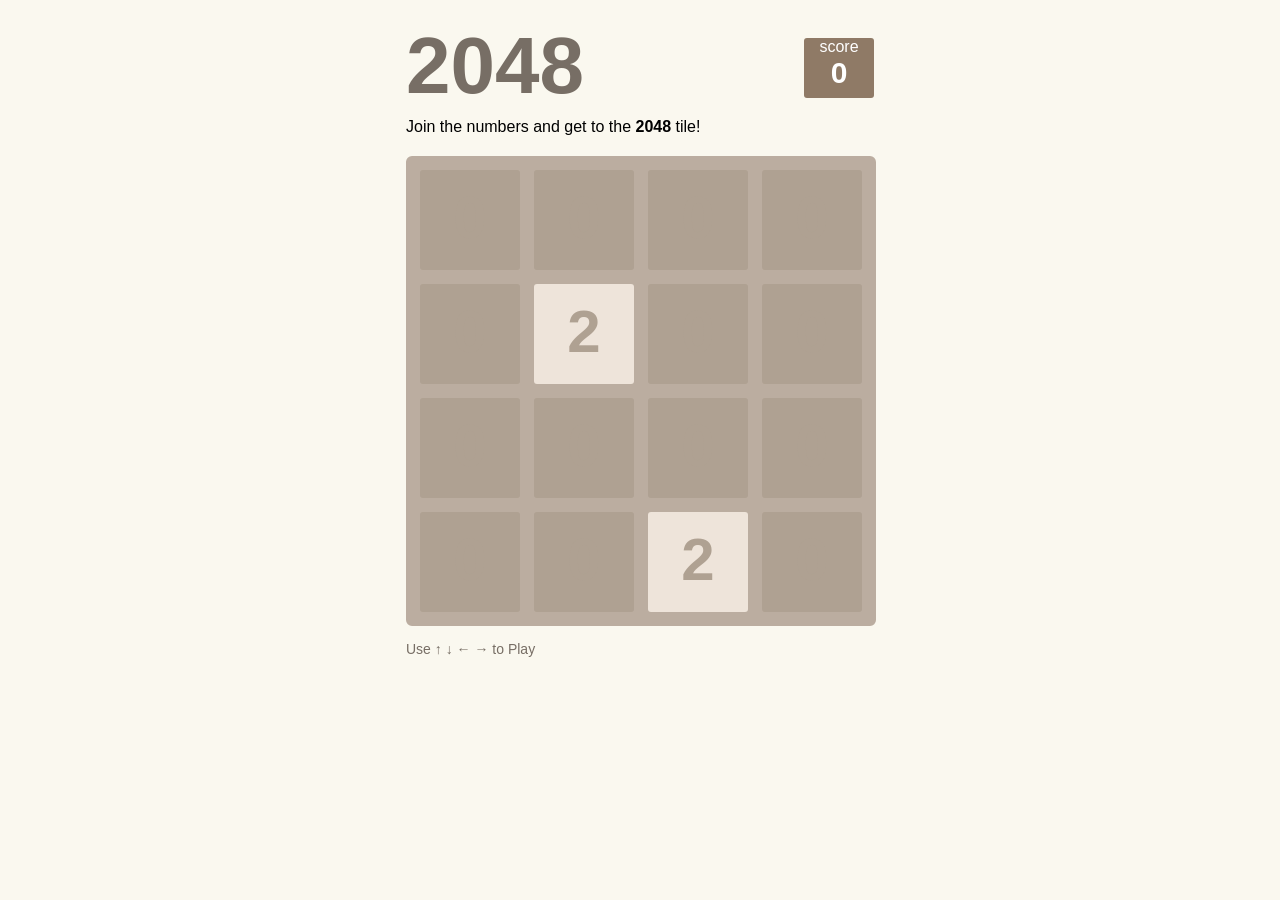
<file: 2048-master/index.html>
<!DOCTYPE html>
<html lang="en">
<head>
    <meta charset="UTF-8">
    <title>2048</title>
    <link rel="stylesheet" href="style.css"/>
    <script src="app.js"></script>
</head>
<body>

<div class="container">
    <div class="info">
        <h1>2048</h1>
        <div class="score-container">
            <p class="score-title">score</p>
            <h2 id="score">0</h2>
        </div>
    </div>
    <p id="result">Join the numbers and get to the <b>2048</b> tile!</p>
    <div class="grid"></div>
    <p class="instructions">Use <b>↑ ↓ ← →</b> to Play</p>
</div>


</body>
</html>
</file>
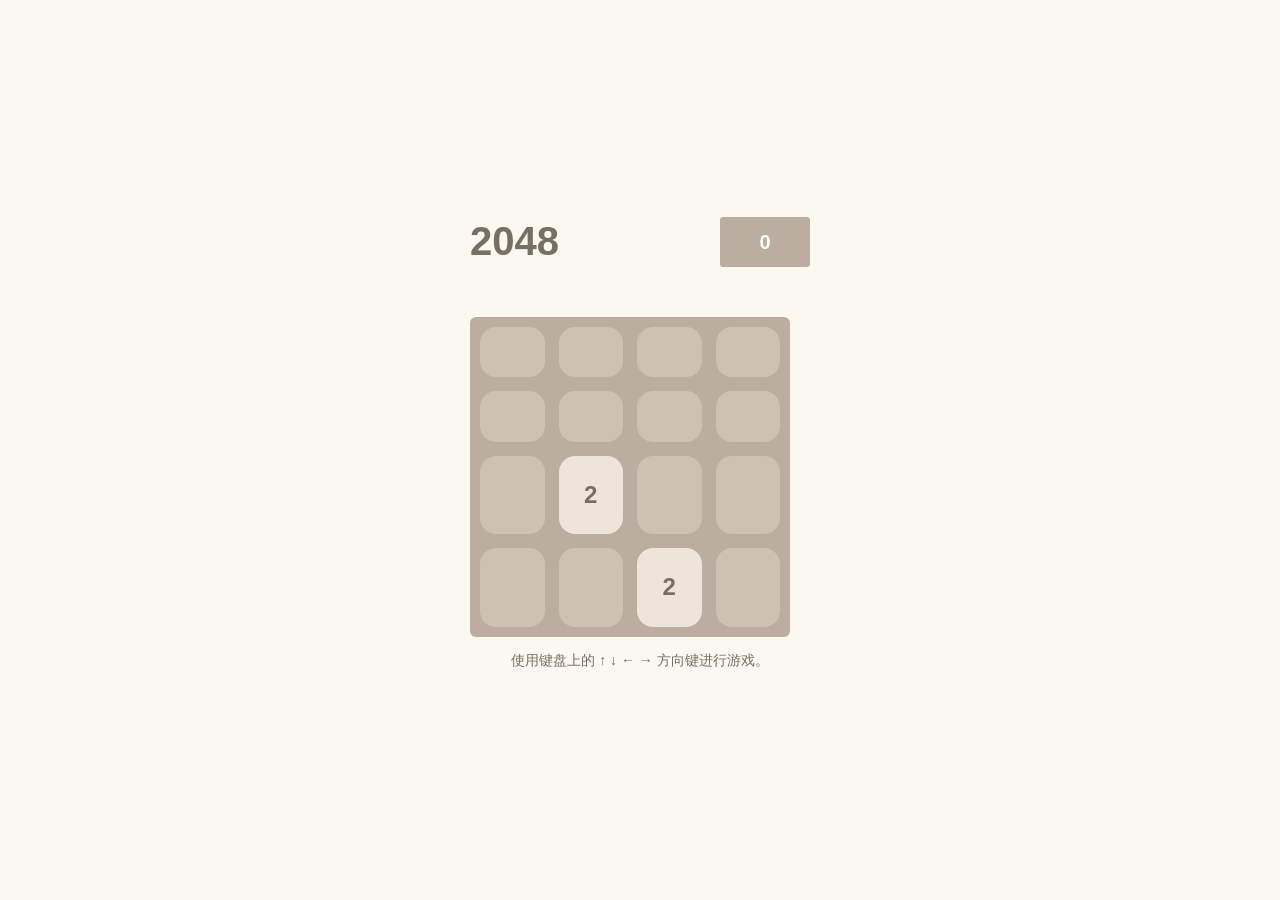
<file: 2048.html>
<!DOCTYPE html>
<html lang="zh-CN">
<head>
    <meta charset="UTF-8">
    <meta name="viewport" content="width=device-width, initial-scale=1.0">
    <title>2048 游戏</title>
    <style>
        body {
            margin: 0;
            padding: 0;
            background-color: #faf8ef;
            color: #776e65;
            font-family: "Clear Sans", "Helvetica Neue", Arial, sans-serif;
            display: flex;
            flex-direction: column;
            align-items: center;
            justify-content: center;
            min-height: 100vh;
            user-select: none;
        }
        .container {
            width: 340px;
            text-align: center;
        }
        .header {
            display: flex;
            justify-content: space-between;
            align-items: center;
            margin-bottom: 50px;
        }
        h1 {
            font-size: 40px;
            font-weight: bold;
            margin: 0;
        }
        .score-container {
            background: #bbada0;
            padding: 5px 15px;
            font-size: 20px;
            height: 40px;
            line-height: 40px;
            font-weight: bold;
            border-radius: 3px;
            color: white;
            min-width: 60px;
        }
        .game-container {
            position: relative;
            padding: 10px;
            background: #bbada0;
            border-radius: 6px;
            width: 320px;
            height: 320px;
            box-sizing: border-box;
        }
        .grid-container {
            display: grid;
            grid-template-columns: repeat(4, 1fr);
            grid-gap: 14px;
            width: 100%;
            height: 100%;
        }
        .grid-cell {
            background: rgba(238, 228, 218, 0.35);
            border-radius: 16px;
            display: flex;
            justify-content: center;
            align-items: center;
            font-size: 24px;
            font-weight: bold;
            color: #776e65;
            transition: all 0.01s ease;
        }
        /* 数字格子样式 */
        .n-2 { background: #eee4da; }
        .n-4 { background: #ede0c8; }
        .n-8 { background: #f2b179; color: #f9f6f2; }
        .n-16 { background: #f59563; color: #f9f6f2; }
        .n-32 { background: #f67c5f; color: #f9f6f2; }
        .n-64 { background: #f65e3b; color: #f9f6f2; }
        .n-128 { background: #edcf72; color: #f9f6f2; font-size: 20px; }
        .n-256 { background: #edcc61; color: #f9f6f2; font-size: 20px; }
        .n-512 { background: #edc850; color: #f9f6f2; font-size: 20px; }
        .n-1024 { background: #edc53f; color: #f9f6f2; font-size: 20px; }
        .n-2048 { background: #edc22e; color: #f9f6f2; font-size: 20px; }
        
        .game-over {
            position: absolute;
            top: 0; left: 0; right: 0; bottom: 0;
            background: rgba(238, 228, 218, 0.73);
            display: none;
            flex-direction: column;
            align-items: center;
            justify-content: center;
            border-radius: 6px;
        }
        .game-over p { font-size: 36px; font-weight: bold; margin-bottom: 20px; }
        .restart-btn {
            background: #8f7a66;
            color: #f9f6f2;
            border: none;
            padding: 10px 20px;
            font-size: 16px;
            font-weight: bold;
            border-radius: 3px;
            cursor: pointer;
        }
        .restart-btn:hover { background: #9f8a76; }
        .instructions { font-size: 14px; margin-top: 15px; color: #776e65; }
    </style>
</head>
<body>

<div class="container">
    <div class="header">
        <h1>2048</h1>
        <div class="score-container" id="score">0</div>
    </div>

    <div class="game-container">
        <div class="grid-container" id="grid">
            <!-- 16个格子由JS动态渲染 -->
        </div>
        <div class="game-over" id="game-over">
            <p>游戏结束！</p>
            <button class="restart-btn" onclick="resetGame()">重新开始</button>
        </div>
    </div>
    <p class="instructions">使用键盘上的 <b>↑ ↓ ← →</b> 方向键进行游戏。</p>
</div>

<script>
    let board = Array(16).fill(0);
    let score = 0;

    function initGame() {
        const grid = document.getElementById('grid');
        grid.innerHTML = '';
        for (let i = 0; i < 16; i++) {
            const cell = document.createElement('div');
            cell.className = 'grid-cell';
            cell.id = 'cell-' + i;
            grid.appendChild(cell);
        }
        resetGame();
    }

    function resetGame() {
        board.fill(0);
        score = 0;
        document.getElementById('game-over').style.display = 'none';
        addRandomTile();
        addRandomTile();
        updateView();
    }

    function addRandomTile() {
        const emptyCells = board.map((val, idx) => val === 0 ? idx : null).filter(val => val !== null);
        if (emptyCells.length > 0) {
            const randomCell = emptyCells[Math.floor(Math.random() * emptyCells.length)];
            board[randomCell] = Math.random() < 0.9 ? 2 : 4;
        }
    }

    function updateView() {
        for (let i = 0; i < 16; i++) {
            const cell = document.getElementById('cell-' + i);
            cell.textContent = board[i] === 0 ? '' : board[i];
            cell.className = 'grid-cell' + (board[i] > 0 ? ' n-' + board[i] : '');
        }
        document.getElementById('score').textContent = score;
    }

    function rotate() {
        let newBoard = Array(16).fill(0);
        for (let r = 0; r < 4; r++) {
            for (let c = 0; c < 4; c++) {
                newBoard[c * 4 + (3 - r)] = board[r * 4 + c];
            }
        }
        board = newBoard;
    }

    function slideLeft() {
        let moved = false;
        for (let r = 0; r < 4; r++) {
            let row = board.slice(r * 4, r * 4 + 4).filter(v => v !== 0);
            for (let i = 0; i < row.length - 1; i++) {
                if (row[i] === row[i + 1]) {
                    row[i] *= 2;
                    score += row[i];
                    row.splice(i + 1, 1);
                    moved = true;
                }
            }
            while (row.length < 4) row.push(0);
            for (let c = 0; c < 4; c++) {
                if (board[r * 4 + c] !== row[c]) moved = true;
                board[r * 4 + c] = row[c];
            }
        }
        return moved;
    }

    function move(direction) {
        let moved = false;
        // 0: 左, 1: 下, 2: 右, 3: 上
        for (let i = 0; i < direction; i++) rotate();
        moved = slideLeft();
        for (let i = 0; i < (4 - direction) % 4; i++) rotate();

        if (moved) {
            addRandomTile();
            updateView();
            if (isGameOver()) {
                document.getElementById('game-over').style.display = 'flex';
            }
        }
    }

    function isGameOver() {
        if (board.includes(0)) return false;
        for (let r = 0; r < 4; r++) {
            for (let c = 0; c < 4; c++) {
                let curr = board[r * 4 + c];
                if (c < 3 && curr === board[r * 4 + c + 1]) return false;
                if (r < 3 && curr === board[(r + 1) * 4 + c]) return false;
            }
        }
        return true;
    }

    window.addEventListener('keydown', function(e) {
        if (['ArrowUp', 'ArrowDown', 'ArrowLeft', 'ArrowRight'].includes(e.key)) {
            e.preventDefault(); // 阻止方向键滚动网页
        }
        if (e.key === 'ArrowLeft') move(0);
        if (e.key === 'ArrowDown') move(1);
        if (e.key === 'ArrowRight') move(2);
        if (e.key === 'ArrowUp') move(3);
    });

    initGame();
</script>

</body>
</html>
</file>
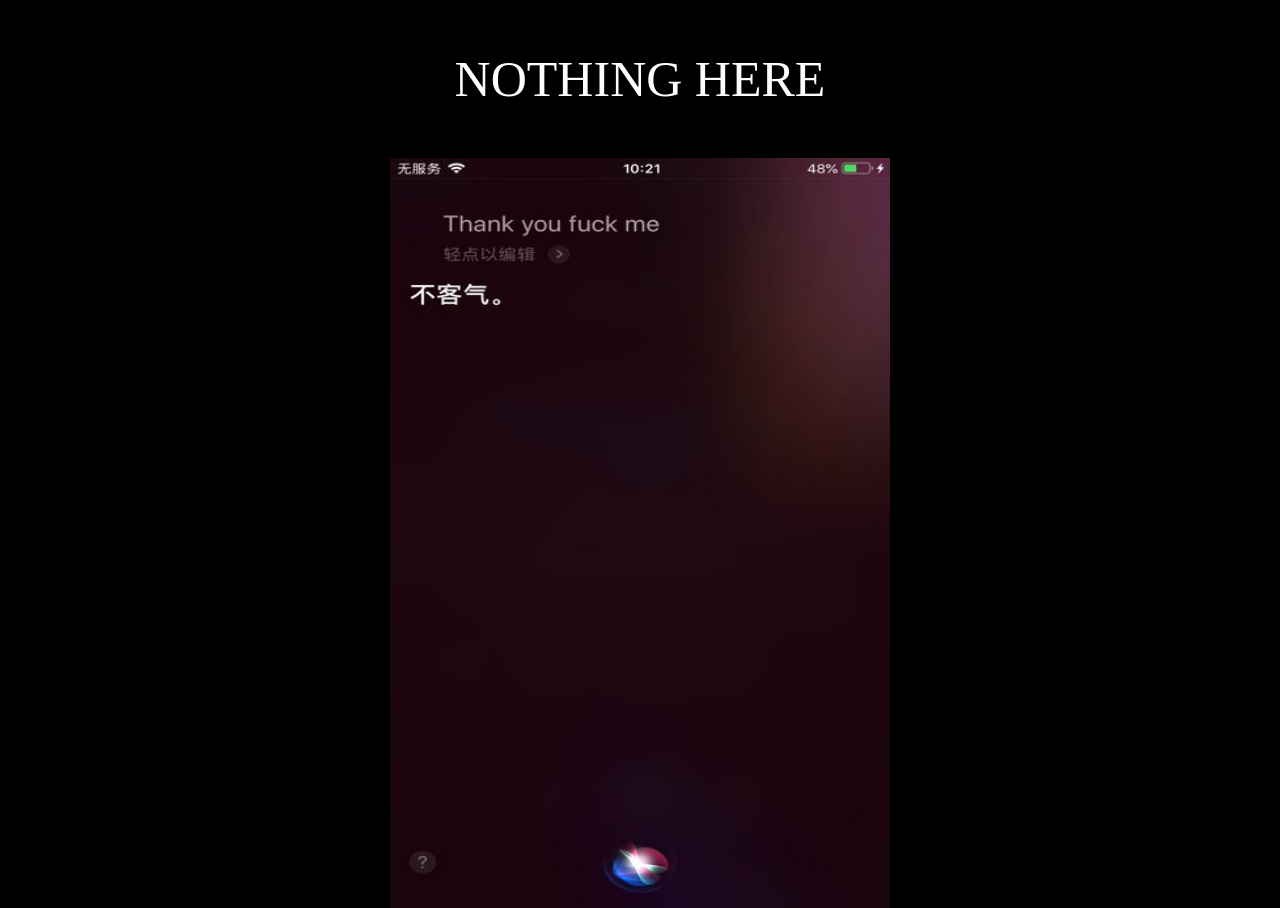
<file: holy.html>
<!DOCTYPE html>
<html lang="zh-CN">
<p style="font-family:Book Antiqua
;color:rgb(255, 255, 255);font-size:50px;text-align:center"> NOTHING HERE </p>
<div class="container"> <img src="images/HJiIObwb0AA4zoe.jpg" alt="NOTHING"width="500" height="750" >
                                                 </div>

<style>
        body {
            background-color: #000000; /* 纯黑色 */
            color: #ffffff;           /* 将文字设为白色，确保内容清晰可见 */
            margin: 0;                /* 清除浏览器默认边距 */
            padding: 0;
        }
        .container {
    display: flex;
    justify-content: center; /* 水平居中 */
    align-items: center;     /* 垂直居中（如果容器有高度的话） */
}
    </style>
<body>

</body>
</html>
</file>
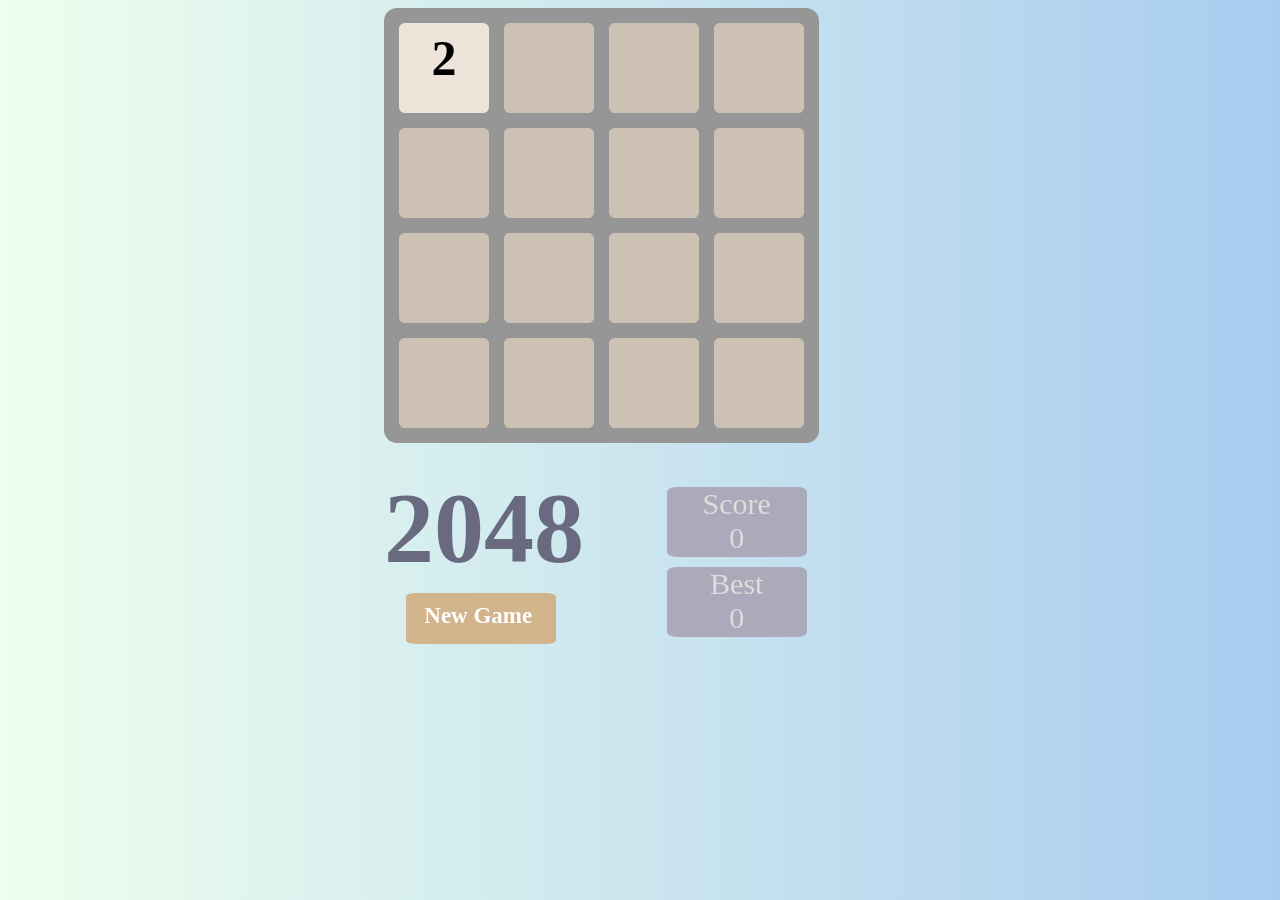
<file: 2048-javascript-main/2048Game_cookie.html>
<!doctype html>
<html>

<head>
  <meta charset="utf-8">
  <title>2048 Game</title>
  <meta name="viewport" content="width=device-width, initial-scale=1">

  <style>
    body {
      background: linear-gradient(280deg, hsl(210, 70%, 80%), #eeffee);
      /* Disable pull-to-refresh */
      overscroll-behavior: contain;
    }

    div {
      /* border: 1px solid black; */
      width: 90px;
      height: 90px;
      position: absolute;

      font: bold 50px Times New Roman;
      text-align: center;
      line-height: 70px;

      border-radius: 7%;
    }

    .board {
      background: rgb(150, 150, 150);
      width: 435px;
      height: 435px;

      position: absolute;
      left: 30%;
      /* top: 20%; */

      border-radius: 3%;

      font: 20px Times New Roman;

    }

    .empty1,
    .cell1 {
      left: 15px;
      top: 15px;
      /* animation: moveRight 1s linear; */
    }


    .empty2,
    .cell2 {
      left: 120px;
      top: 15px;
    }

    .empty3,
    .cell3 {
      left: 225px;
      top: 15px;
    }

    .empty4,
    .cell4 {
      left: 330px;
      top: 15px;

      /* animation: moveRight 0.75s linear; */
    }

    .empty5,
    .cell5 {
      left: 15px;
      top: 120px;


    }

    .empty6,
    .cell6 {
      left: 120px;
      top: 120px;


    }

    .empty7,
    .cell7 {
      left: 225px;
      top: 120px;
    }

    .empty8,
    .cell8 {
      left: 330px;
      top: 120px;

    }

    .empty9,
    .cell9 {
      left: 15px;
      top: 225px;

      /* animation: moveRight4 0.75s linear; */
    }

    .empty10,
    .cell10 {
      left: 120px;
      top: 225px;
    }

    .empty11,
    .cell11 {
      left: 225px;
      top: 225px;
    }

    .empty12,
    .cell12 {
      left: 330px;
      top: 225px;
    }

    .empty13,
    .cell13 {
      left: 15px;
      top: 330px;

      /* animation: moveDown1 0.75s linear; */
    }

    .empty14,
    .cell14 {
      left: 120px;
      top: 330px;
    }

    .empty15,
    .cell15 {
      left: 225px;
      top: 330px;
    }

    .empty16,
    .cell16 {
      left: 330px;
      top: 330px;
    }

    @keyframes moveRight {
      0% {
        left: 15px;
      }


      100% {
        /* top: 30%; */
        /* left: 330px; */
      }

    }

    @keyframes moveRight1 {
      100% {
        left: 15px;
      }
    }

    @keyframes moveRight2 {
      100% {
        left: 120px;
      }
    }

    @keyframes moveRight3 {
      100% {
        left: 225px;
      }
    }

    @keyframes moveRight4 {
      100% {
        left: 330px;
      }
    }



    @keyframes moveDown1 {
      100% {
        top: 15px;
      }
    }

    @keyframes moveDown2 {
      100% {
        top: 120px;
      }
    }

    @keyframes moveDown3 {
      100% {
        top: 225px;
      }
    }

    @keyframes moveDown4 {
      100% {
        top: 330px;
      }
    }

    @keyframes appear {
      0% {
        margin-left: 40px;
        margin-top: 40px;
        width: 15px;
        height: 15px;
      }
    }


    .empty {
      background: #cdc1b4;
      /* z-index: -1; */
    }

    button {
      border: 0px;
      border-radius: 7%;
    }

    #button {
      background: #d2b48c;
      padding: 10px 15px 15px 10px;
      font: bold 23px Times New Roman;
      color: white;
      display: block;
      width: 150px;

      /* margin: auto; */
      position: relative;
      left: 5%;
      top: 100%;
    }

    #Score {
      background: #aaaabb;
      width: 140px;
      height: 70px;
      position: relative;
      left: 65%;
      top: 110%;
      /* margin-: px; */
      font: 30px Times New Roman;
      color: #dddddd;
    }

    #Best {
      background: #aaaabb;
      width: 140px;
      height: 70px;
      position: relative;
      left: 65%;
      top: 110%;
      margin-top: 10px;
      font: 30px Times New Roman;
      color: #dddddd;
    }

    #name {
      font: bold 100px Times New Roman;
      color: #696980;
      position: relative;
      /* left: 65%; */
      top: 60%;
    }

    #End {
      background: rgba(200, 200, 200, 0.8);
      width: 100%;
      height: 100%;

      position: absolute;
      top: 0%;

      border-radius: 3%;
      color: #606060;
      font: bold 60px Times New Roman;
      text-align: center;
      line-height: 400px;
      /* padding-top: 50px; */
      z-index: 99;
      display: none;
    }

    #button2 {
      background: #808080;
      position: absolute;
      left: 50%;
      top: 50%;
      width: 100px;
      margin-left: -50px;
      margin-top: 40px;
      font: 20px Times New Roman;
      color: white
        /* margin-top: 50%; */
    }
  </style>


</head>

<body>
  <div class='board'>

    <div class='cell1'></div>
    <div class='cell2'></div>
    <div class='cell3'></div>
    <div class='cell4'></div>
    <div class='cell5'></div>
    <div class='cell6'></div>
    <div class='cell7'></div>
    <div class='cell8'></div>
    <div class='cell9'></div>
    <div class='cell10'></div>
    <div class='cell11'></div>
    <div class='cell12'></div>
    <div class='cell13'></div>
    <div class='cell14'></div>
    <div class='cell15'></div>
    <div class='cell16'></div>

    <div class="empty empty1"></div>
    <div class="empty empty2"></div>
    <div class="empty empty3"></div>
    <div class="empty empty4"></div>
    <div class="empty empty5"></div>
    <div class="empty empty6"></div>
    <div class="empty empty7"></div>
    <div class="empty empty8"></div>
    <div class="empty empty9"></div>
    <div class="empty empty10"></div>
    <div class="empty empty11"></div>
    <div class="empty empty12"></div>
    <div class="empty empty13"></div>
    <div class="empty empty14"></div>
    <div class="empty empty15"></div>
    <div class="empty empty16"></div>

    <div id="Score">Score<br></div>
    <div id="Best">Best<br></div>

    <button id="button" onclick="startGame()">New Game</button>
    <div id="name">2048</div>

    <div id="End">Game over!
      <button id="button2" onclick="startGame()">Try again</button>
    </div>
  </div>


  <script>
    score = 0;
    // Use cookie to store bestScore. BestScore will not be lost when refreshing page
    // Cannot set cookie by Chrome without http server
    if (document.cookie == "") {
      bestScore = 0;
    } else {
      arr = document.cookie.split("=");
      bestScore = parseInt(arr[1]);
    }

    side = 4;
    board = new Array(4).fill(0).map(() => new Array(4).fill(0));
    colors = ['#cdc1b4', '#eee4da', '#ede0c8', '#f2b179', '#f59563', '#f67c5f', '#f65e3b', '#edcf72', '#edcc61', '#edc850', '#edc53f', '#edc22e'];
    t = 0.1;

    cell1 = document.getElementsByClassName("cell1")[0];
    cell2 = document.getElementsByClassName("cell2")[0];
    cell3 = document.getElementsByClassName("cell3")[0];
    cell4 = document.getElementsByClassName("cell4")[0];
    cell5 = document.getElementsByClassName("cell5")[0];
    cell6 = document.getElementsByClassName("cell6")[0];
    cell7 = document.getElementsByClassName("cell7")[0];
    cell8 = document.getElementsByClassName("cell8")[0];
    cell9 = document.getElementsByClassName("cell9")[0];
    cell10 = document.getElementsByClassName("cell10")[0];
    cell11 = document.getElementsByClassName("cell11")[0];
    cell12 = document.getElementsByClassName("cell12")[0];
    cell13 = document.getElementsByClassName("cell13")[0];
    cell14 = document.getElementsByClassName("cell14")[0];
    cell15 = document.getElementsByClassName("cell15")[0];
    cell16 = document.getElementsByClassName("cell16")[0];

    cellBoard = [
      [cell1, cell2, cell3, cell4],
      [cell5, cell6, cell7, cell8],
      [cell9, cell10, cell11, cell12],
      [cell13, cell14, cell15, cell16],
    ];



    displayScore = document.getElementById("Score");
    displayBestScore = document.getElementById("Best");


    /*
    Add new cell, update score, check if game is over
     */
    function draw() {
      for (let i = 0; i < side; i++) {
        for (let j = 0; j < side; j++) {
          if (board[i][j] == 0) {
            cellBoard[i][j].innerHTML = "";
            cellBoard[i][j].style.zIndex = 0;
          } else {
            cellBoard[i][j].innerHTML = "" + board[i][j];
            cellBoard[i][j].style.zIndex = 10;

          }

          cellBoard[i][j].style.background = getColor(board[i][j]);
          if (board[i][j] >= 8) {
            cellBoard[i][j].style.color = 'white';
          } else {
            cellBoard[i][j].style.color = 'black';
          }

          //adapt font-size
          if (board[i][j] >= 1024) {
            cellBoard[i][j].style.fontSize = '40px';
          } else {
            cellBoard[i][j].style.fontSize = '50px';
          }

        }
      }
    }


    //Add cookies
    function writeCookies() {
      // let expires = new Date();
      // expires.setSeconds(expires.getSeconds() + maxAge);


      let cookie = "bestScore=" + bestScore + ";";
      // cookie += "Expires=" + expires.toUTCString() + ";";
      // cookie += "Path=/;";
      document.cookie = cookie;
      console.log("cookie:" + document.cookie);
    }

    function readCookies() {
      // var allCookies = documment.cookie;
      arr = document.cookie.split("=");
      console.log("best: " + arr[1]);

    }


    function updateGame() {

      emptyCells = [];
      for (let i = 0; i < side; i++) {
        for (let j = 0; j < side; j++) {
          if (board[i][j] == 0) {
            emptyCells.push([i, j]);
          }
        }
      }
      //Select random cell to add new number
      if (emptyCells.length > 0) {
        chosen = emptyCells[Math.floor(Math.random() * emptyCells.length)];
        //New number is either 2 (with chance 75%) or 4 (25%)
        newNumber = (1 + Math.round(Math.random() - 0.25)) * 2;
        board[chosen[0]][chosen[1]] = newNumber;
        cellBoard[chosen[0]][chosen[1]].style.animation = "appear " + (t / 2) + "s linear";
      }



      if (bestScore < score) {
        bestScore = score;
        writeCookies();
      }

      displayScore.innerHTML = "Score<br>" + score;
      displayBestScore.innerHTML = "Best<br>" + bestScore;




      draw();

      // End game
      if (emptyCells.length <= 1 && !checkGame()) {
        document.getElementById("End").style.display = "block";
      }

    }


    function left() {
      change = false;
      for (let i = 0; i < side; i++) {
        idx_last = -1;
        last_number = -1;

        for (let j = 0; j < side; j++) {
          if (board[i][j] == last_number) {
            //move cell j to idx_last and merge
            board[i][j] = 0;
            last_number *= 2;
            board[i][idx_last] = last_number;
            score += last_number;

            cellBoard[i][j].style.animation = "moveRight" + (idx_last + 1) + " " + t + "s linear";
            setTimeout(() => {
              cellBoard[i][j].style.animation = "";
            }, t * 1000);

            last_number = -1;
            change = true;
          } else if (board[i][j] != 0 && board[i][idx_last + 1] == 0) {
            //move cell j to idx_last+1
            board[i][idx_last + 1] = board[i][j];
            last_number = board[i][j];

            cellBoard[i][j].style.animation = "moveRight" + (idx_last + 2) + " " + t + "s linear";
            setTimeout(() => {
              cellBoard[i][j].style.animation = "";
            }, t * 1000);

            idx_last = idx_last + 1;
            board[i][j] = 0;
            change = true;
          }
          if (board[i][j] != 0) {
            idx_last = j;
            last_number = board[i][j];
          }
        }

      }
      if (change) {
        setTimeout(() => {
          updateGame();
        }, t * 1000);
      }
    }

    function right() {
      change = false;
      for (let i = 0; i < side; i++) {
        idx_last = side;
        last_number = -1;

        for (let j = side - 1; j >= 0; j--) {
          if (board[i][j] == last_number) {
            board[i][j] = 0;
            last_number *= 2;
            board[i][idx_last] = last_number;
            score += last_number;

            cellBoard[i][j].style.animation = "moveRight" + (idx_last + 1) + " " + t + "s linear";
            setTimeout(() => {
              cellBoard[i][j].style.animation = "";
            }, t * 1000);

            last_number = -1;
            change = true;
          } else if (board[i][j] != 0 && board[i][idx_last - 1] == 0) {
            board[i][idx_last - 1] = board[i][j];
            last_number = board[i][j];

            cellBoard[i][j].style.animation = "moveRight" + (idx_last) + " " + t + "s linear";
            setTimeout(() => {
              cellBoard[i][j].style.animation = "";
            }, t * 1000);

            idx_last = idx_last - 1;
            board[i][j] = 0;
            change = true;
          }
          if (board[i][j] != 0) {
            idx_last = j;
            last_number = board[i][j];
          }
        }

      }
      if (change) {
        setTimeout(() => {
          updateGame();
        }, t * 1000);
      }
    }

    function down() {
      change = false;
      for (let j = 0; j < side; j++) {
        idx_last = side;
        last_number = -1;

        for (let i = side - 1; i >= 0; i--) {
          if (board[i][j] == last_number) {
            board[i][j] = 0;
            last_number *= 2;
            board[idx_last][j] = last_number;
            score += last_number;

            cellBoard[i][j].style.animation = "moveDown" + (idx_last + 1) + " " + t + "s linear";
            setTimeout(() => {
              cellBoard[i][j].style.animation = "";
            }, t * 1000);

            last_number = -1;
            change = true;
          } else if (board[i][j] != 0 && board[idx_last - 1][j] == 0) {
            board[idx_last - 1][j] = board[i][j];
            last_number = board[i][j];

            cellBoard[i][j].style.animation = "moveDown" + (idx_last) + " " + t + "s linear";
            setTimeout(() => {
              cellBoard[i][j].style.animation = "";
            }, t * 1000);

            idx_last = idx_last - 1;
            board[i][j] = 0;
            change = true;
          }
          if (board[i][j] != 0) {
            idx_last = i;
            last_number = board[i][j];
          }
        }

      }
      if (change) {
        setTimeout(() => {
          updateGame();
        }, t * 1000);
      }
    }

    function up() {
      change = false;
      for (let j = 0; j < side; j++) {
        idx_last = -1;
        last_number = -1;

        for (let i = 0; i < side; i++) {
          if (board[i][j] == last_number) {
            board[i][j] = 0;
            last_number *= 2;
            board[idx_last][j] = last_number;
            score += last_number;

            cellBoard[i][j].style.animation = "moveDown" + (idx_last + 1) + " " + t + "s linear";
            setTimeout(() => {
              cellBoard[i][j].style.animation = "";
            }, t * 1000);

            last_number = -1;
            change = true;
          } else if (board[i][j] != 0 && board[idx_last + 1][j] == 0) {
            board[idx_last + 1][j] = board[i][j];
            last_number = board[i][j];

            cellBoard[i][j].style.animation = "moveDown" + (idx_last + 2) + " " + t + "s linear";
            setTimeout(() => {
              cellBoard[i][j].style.animation = "";
            }, t * 1000);

            idx_last = idx_last + 1;
            board[i][j] = 0;
            change = true;
          }
          if (board[i][j] != 0) {
            idx_last = i;
            last_number = board[i][j];
          }
        }

      }
      if (change) {
        setTimeout(() => {
          updateGame();
        }, t * 1000);
      }

    }

    function getColor(number) {
      cell_level = Math.log2(number);
      switch (cell_level) {
        case -Infinity:
          return colors[0];
          break;
        case 1:
        case 2:
        case 3:
          return colors[cell_level];
          break;
        case 4:
        case 5:
        case 6:
          return colors[cell_level];
          break;
        case 7:
        case 8:
        case 9:
          return colors[cell_level];
          break;
        case 10:
          return colors[cell_level];
          break;
        default:
          return colors[11];
      }
    }

    function checkGame() {
      for (let i = 0; i < side; i++) {
        for (let j = 0; j < side; j++) {
          if (board[i][j] == 0) {
            return true;
          }
          if (i + 1 < side && board[i][j] == board[i + 1][j] ||
            j + 1 < side && board[i][j] == board[i][j + 1]) {
            return true;
          }
        }
      }
      return false;
    }


    function startGame() {
      score = 0;
      board = new Array(4).fill(0).map(() => new Array(4).fill(0));
      document.getElementById("End").style.display = "none";

      updateGame();


    }



    document.addEventListener("DOMContentLoaded", () => {
      startGame();

    });
    window.addEventListener('keydown', (e) => {
      //Disable arrow keys scrolling in browser
      if ([32, 37, 38, 39, 40].indexOf(e.keyCode) > -1) {
        e.preventDefault();
      }
      switch (e.keyCode) {
        case 37:
          left();
          break;
        case 38:
          up();
          break;
        case 39:
          right();
          break;
        case 40:
          down();
          break;
      }

    });

    //Touch events handling
    //TODO: prevent refreshing document while swiping down
    var xDown = null;
    var yDown = null;

    function getTouches(evt) {
      return evt.touches || evtevt.originalEvent.touches;
    };

    function handleTouchStart(evt) {
      const firstTouch = getTouches(evt)[0];
      xDown = firstTouch.clientX;
      yDown = firstTouch.clientY;

    };

    function handleTouchMove(evt) {
      if (!xDown || !yDown) {
        return;
      }
      var xUp = evt.touches[0].clientX;
      var yUp = evt.touches[0].clientY;

      var xDiff = xDown - xUp;
      var yDiff = yDown - yUp;

      if (Math.abs(xDiff) > Math.abs(yDiff)) {
        if (xDiff >= 50) { //swipe left
          left();
        } else if (xDiff <= -50) {
          right();
        }
      } else {
        if (yDiff >= 50) { //swipe up
          up();
        } else if (yDiff <= -50) {
          down();
        }
      }
    };


    document.addEventListener('touchstart', handleTouchStart, false);
    document.addEventListener('touchmove', handleTouchMove, false);

    //Mouse handling for non touch devices
    var mousedown = false;
    var xMDown = null;
    var yMDown = null;
    window.addEventListener("mousedown", function(e) {
      mousedown = true;
      xMDown = e.pageX;
      yMDown = e.pageY;
    });

    window.addEventListener("mouseup", function(e) {
      if (!xMDown || !yMDown) {
        return;
      }
      var xMUp = e.pageX;
      var yMUp = e.pageY;

      var xDiff = xMDown - xMUp;
      var yDiff = yMDown - yMUp;

      if (Math.abs(xDiff) > Math.abs(yDiff)) {
        if (xDiff >= 50) { //swipe left
          left();
        } else if (xDiff <= -50) {
          right();
        }
      } else {
        if (yDiff >= 50) { //swipe up
          up();
        } else if (yDiff <= -50) {
          down();
        }
      }
      mousedown = false;
    });
  </script>


</body>

</html>
</file>
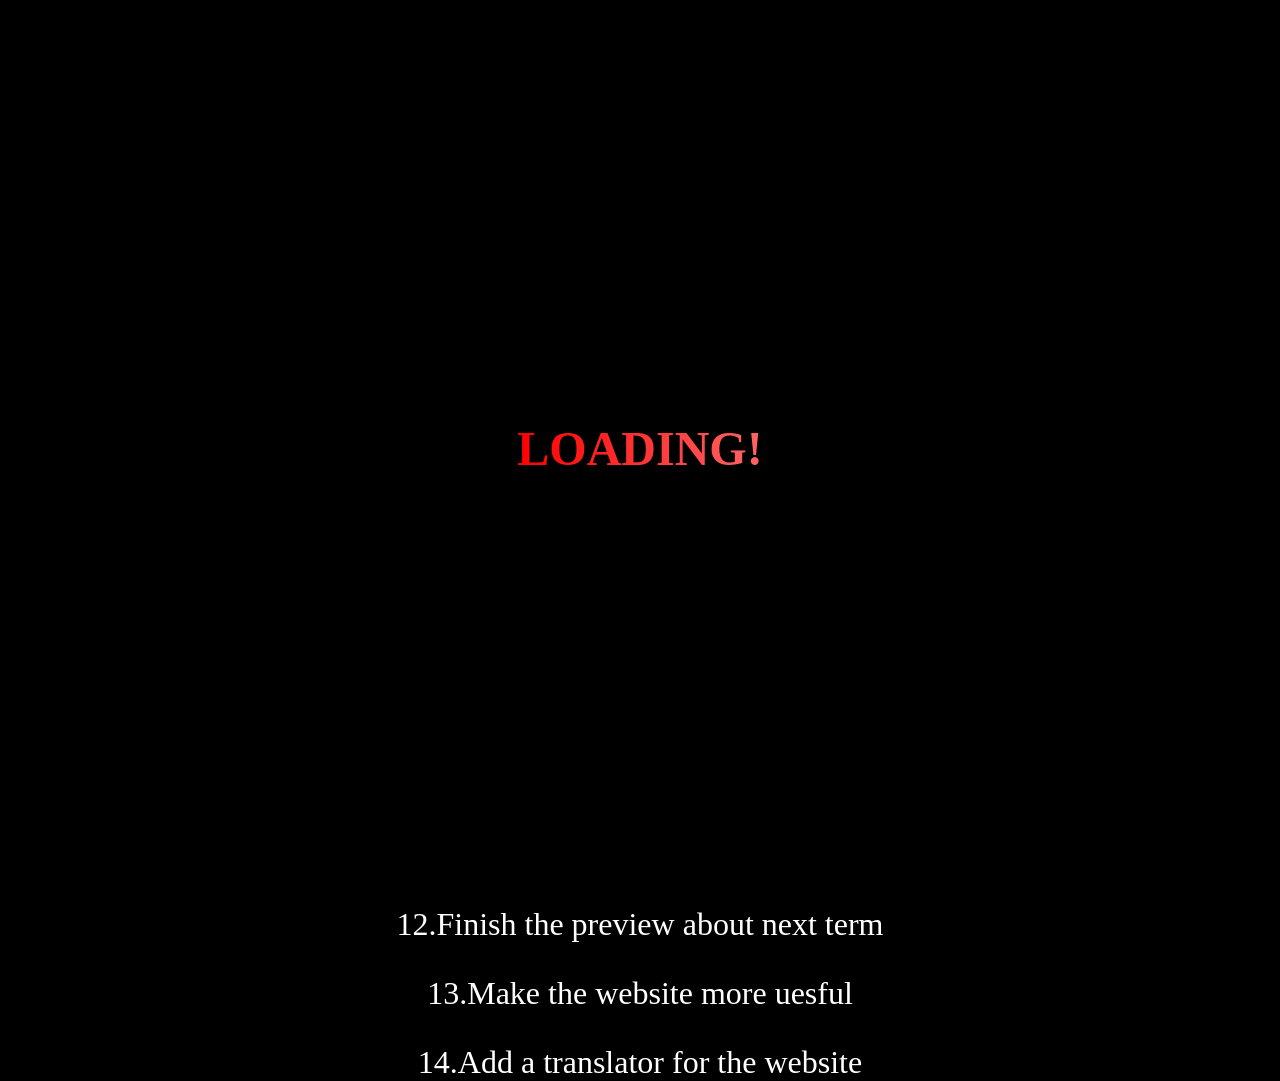
<file: html/Resolutions.html>
<html lang="en-US">
<div class="resolutions">
    <a class="back" href="../index.html">←Back</a>
    <h class="gradient-text" style="font-size: 100px;font-weight:700;color:rgb(255, 0, 0);"
    >My resolutions</h>
    <p>1.Fix the loading screen</p>
    <p>2.Develop a new game</p>
    <p>3.Make a section for articles</p>
    <p>4.Make a section for videos</p>
    <p>5.Exercise every day</p>
    <p>6.Learn more about html css and js</p>
    <p>7.Learn to design a page</p>
    <p>8.Learn to use english wisely</p>
    <p>9.Make a music player with UI</p>
    <p>10.Make a theme for Specetify</p>
    <p>11.Discover more music</p>
    <p>12.Finish the preview about next term</p>
    <p>13.Make the website more uesful</p>
    <p>14.Add a translator for the website</p>
    <p></p>
    <p></p>
    <p></p>
    <p></p>
    <p></p>
    </div>
    
    <body>
              <style>.resolutions{
            background-color: black;
            font-family: Book Antiqua;
            font-display: swap;
            font-size: xx-large;
            font-variant:inherit;
            bottom: 10px;
            top: 10px;
            margin: 0;
            text-align:center;}
                html, body {
                    height: 100%;
                        margin: 0;               /* 去掉默认空隙 */
                            background-color: #000;  /* 纯黑 */
                            color: #fff;             /* 文字用白色，确保可读性 */
                            -webkit-font-smoothing: antialiased;
                            -moz-osx-font-smoothing: grayscale;
                }
                
        #loader {
        position: fixed;
        top: 0;
        left: 0;
        width: 100%;
        height: 100%;
        background-color: rgb(0, 0, 0);
        display: flex;
        justify-content: center;
        align-items: center;
        flex-direction: column;
        z-index: 9999;
    }

    .progress-bar {
        width: 200px;
        height: 4px;
        background-color: #000000;
        border-radius: 9991px;
        
    }

    .progress {
        height: 100%;
        background: linear-gradient(1000deg, #ffffff, #000000);
        width: 0%;
        animation: progress 2.5s ease-in-out;
        overflow: hidden;
    }

    @keyframes progress {
        0% { width: 0%; }
        50% { width: 50%; }
        100% { width: 101%; }
    }
    .back{display: flex; 
        align-items: center;
        position: fixed;
        box-shadow: 0 8px 20px rgba(0, 0, 0, 0.3);
        padding: 10px 20px;
        bottom: 1%;
        border: none;
        color: rgb(255, 255, 255);
        text-decoration: none;
        border-radius: 85px;
        cursor: pointer;
        background-color: rgba(71, 181, 228, 0.85)}
    .back:hover{
        transform: translateY(+3px);
        transition: all 0.2s ease; 
    
    
    
    
    }      
    .gradient-text {
            font-size: 48px;
            font-weight: bold;
            /* 设置渐变背景 */
            background: linear-gradient(to right, #ff0000, #ffffff, #ff0000, #ffffff, #ffffff);
            background-size: 1000% auto;
            /* 关键：将背景裁剪到文字上，并将文字本身变透明 */
            -webkit-background-clip: text;
            background-clip: text;
            -webkit-text-fill-color: transparent;
            /* 触发流动动画 */
            animation: shine 0.4s linear infinite;
        }

        @keyframes shine {
            to { background-position: 52% center; }
        }
        
        </style>
            <div id="loader">
             <h1 class="gradient-text" style="color: aliceblue;
             font-family:Book Antiqua ;
             font-weight: 600;
             position: -webkit-sticky;">
            
              LOADING!
            
            </h1> 
            <div class="progress-bar">
            <div class="progress"></div>
    </div>
    <script>
        window.addEventListener('load', function() {
        setTimeout(function() {
            document.getElementById('loader').style.display = 'none';
        }, 2400);
    });
    
</script>
</div>


        </style>
  
        
        </body>
    </html>
</file>
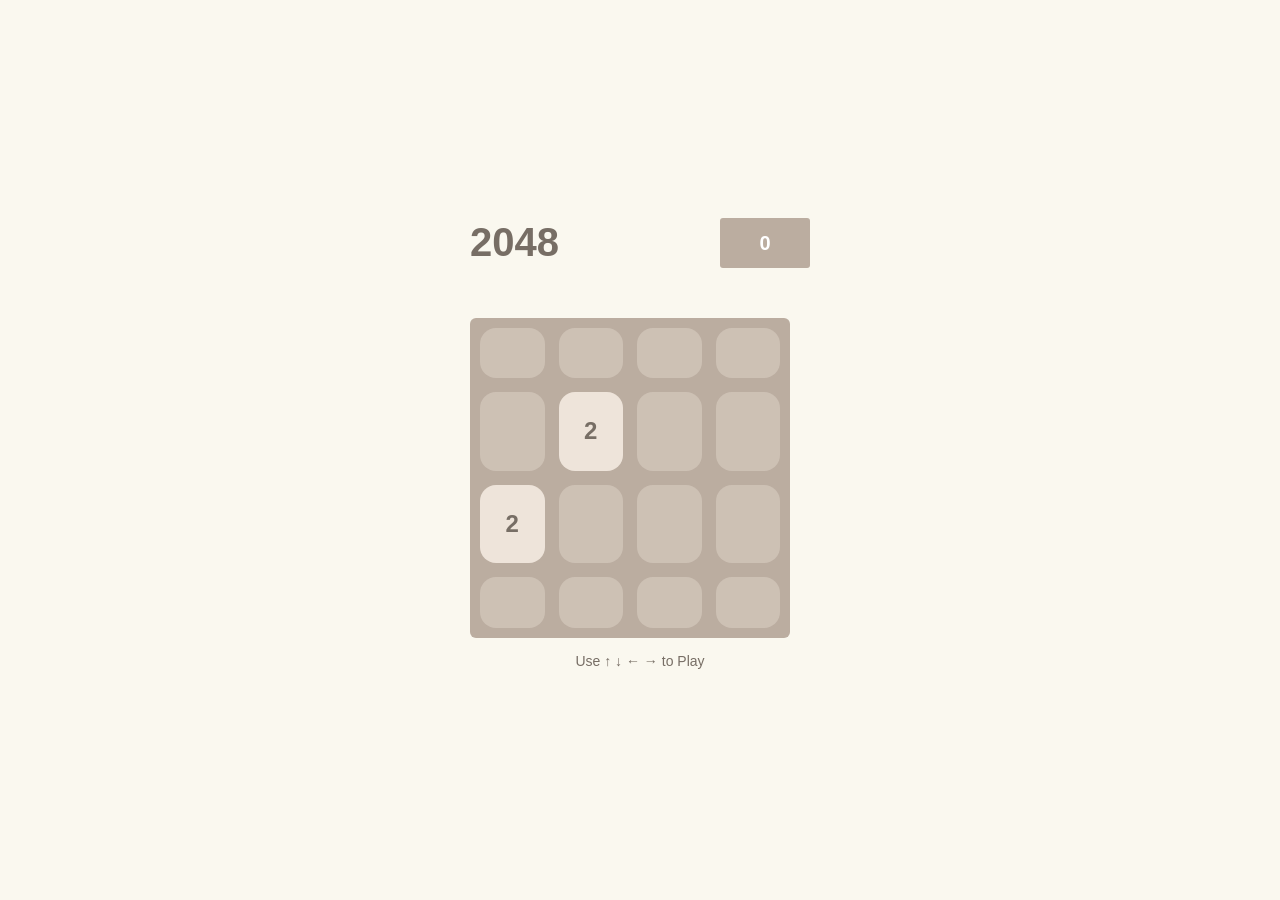
<file: webpages/2048.html>
<!DOCTYPE html>
<html lang="zh-CN">
<head>
    <meta charset="UTF-8">
    <meta name="viewport" content="width=device-width, initial-scale=1.0">
    <title>2048 游戏</title>
    <style>
        body {
            margin: 0;
            padding: 0;
            background-color: #faf8ef;
            color: #776e65;
            font-family: "Clear Sans", "Helvetica Neue", Arial, sans-serif;
            display: flex;
            flex-direction: column;
            align-items: center;
            justify-content: center;
            min-height: 100vh;
            user-select: none;
        }
        .container {
            width: 340px;
            text-align: center;
        }
        .header {
            display: flex;
            justify-content: space-between;
            align-items: center;
            margin-bottom: 50px;
        }
        h1 {
            font-size: 40px;
            font-weight: bold;
            margin: 0;
        }
        .score-container {
            background: #bbada0;
            padding: 5px 15px;
            font-size: 20px;
            height: 40px;
            line-height: 40px;
            font-weight: bold;
            border-radius: 3px;
            color: white;
            min-width: 60px;
        }
        .game-container {
            position: relative;
            padding: 10px;
            background: #bbada0;
            border-radius: 6px;
            width: 320px;
            height: 320px;
            box-sizing: border-box;
        }
        .grid-container {
            display: grid;
            grid-template-columns: repeat(4, 1fr);
            grid-gap: 14px;
            width: 100%;
            height: 100%;
        }
        .grid-cell {
            background: rgba(238, 228, 218, 0.35);
            border-radius: 16px;
            display: flex;
            justify-content: center;
            align-items: center;
            font-size: 24px;
            font-weight: bold;
            color: #776e65;
            transition: all 0.01s ease;
        }
        /* 数字格子样式 */
        .n-2 { background: #eee4da; }
        .n-4 { background: #ede0c8; }
        .n-8 { background: #f2b179; color: #f9f6f2; }
        .n-16 { background: #f59563; color: #f9f6f2; }
        .n-32 { background: #f67c5f; color: #f9f6f2; }
        .n-64 { background: #f65e3b; color: #f9f6f2; }
        .n-128 { background: #edcf72; color: #f9f6f2; font-size: 20px; }
        .n-256 { background: #edcc61; color: #f9f6f2; font-size: 20px; }
        .n-512 { background: #edc850; color: #f9f6f2; font-size: 20px; }
        .n-1024 { background: #edc53f; color: #f9f6f2; font-size: 20px; }
        .n-2048 { background: #edc22e; color: #f9f6f2; font-size: 20px; }
        
        .game-over {
            position: absolute;
            top: 0; left: 0; right: 0; bottom: 0;
            background: rgba(238, 228, 218, 0.73);
            display: none;
            flex-direction: column;
            align-items: center;
            justify-content: center;
            border-radius: 6px;
        }
        .game-over p { font-size: 36px; font-weight: bold; margin-bottom: 20px; }
        .restart-btn {
            background: #8f7a66;
            color: #f9f6f2;
            border: none;
            padding: 10px 20px;
            font-size: 16px;
            font-weight: bold;
            border-radius: 3px;
            cursor: pointer;
        }
        .restart-btn:hover { background: #9f8a76; }
        .instructions { font-size: 14px; margin-top: 15px; color: #776e65; }
    </style>
</head>
<body>

<div class="container">
    <div class="header">
        <h1>2048</h1 style="font-weight: bold">
        <div class="score-container" id="score">0</div>
    </div>

    <div class="game-container">
        <div class="grid-container" id="grid">
            <!-- 16个格子由JS动态渲染 -->
        </div>
        <div class="game-over" id="game-over">
            <p>Game Over!</p>
            <button class="restart-btn" onclick="resetGame()">Restart</button>
        </div>
    </div>
    <p class="instructions">Use <b>↑ ↓ ← →</b> to Play</p>
</div>

<script>
    let board = Array(16).fill(0);
    let score = 0;

    function initGame() {
        const grid = document.getElementById('grid');
        grid.innerHTML = '';
        for (let i = 0; i < 16; i++) {
            const cell = document.createElement('div');
            cell.className = 'grid-cell';
            cell.id = 'cell-' + i;
            grid.appendChild(cell);
        }
        resetGame();
    }

    function resetGame() {
        board.fill(0);
        score = 0;
        document.getElementById('game-over').style.display = 'none';
        addRandomTile();
        addRandomTile();
        updateView();
    }

    function addRandomTile() {
        const emptyCells = board.map((val, idx) => val === 0 ? idx : null).filter(val => val !== null);
        if (emptyCells.length > 0) {
            const randomCell = emptyCells[Math.floor(Math.random() * emptyCells.length)];
            board[randomCell] = Math.random() < 0.9 ? 2 : 4;
        }
    }

    function updateView() {
        for (let i = 0; i < 16; i++) {
            const cell = document.getElementById('cell-' + i);
            cell.textContent = board[i] === 0 ? '' : board[i];
            cell.className = 'grid-cell' + (board[i] > 0 ? ' n-' + board[i] : '');
        }
        document.getElementById('score').textContent = score;
    }

    function rotate() {
        let newBoard = Array(16).fill(0);
        for (let r = 0; r < 4; r++) {
            for (let c = 0; c < 4; c++) {
                newBoard[c * 4 + (3 - r)] = board[r * 4 + c];
            }
        }
        board = newBoard;
    }

    function slideLeft() {
        let moved = false;
        for (let r = 0; r < 4; r++) {
            let row = board.slice(r * 4, r * 4 + 4).filter(v => v !== 0);
            for (let i = 0; i < row.length - 1; i++) {
                if (row[i] === row[i + 1]) {
                    row[i] *= 2;
                    score += row[i];
                    row.splice(i + 1, 1);
                    moved = true;
                }
            }
            while (row.length < 4) row.push(0);
            for (let c = 0; c < 4; c++) {
                if (board[r * 4 + c] !== row[c]) moved = true;
                board[r * 4 + c] = row[c];
            }
        }
        return moved;
    }

    function move(direction) {
        let moved = false;
        // 0: 左, 1: 下, 2: 右, 3: 上
        for (let i = 0; i < direction; i++) rotate();
        moved = slideLeft();
        for (let i = 0; i < (4 - direction) % 4; i++) rotate();

        if (moved) {
            addRandomTile();
            updateView();
            if (isGameOver()) {
                document.getElementById('game-over').style.display = 'flex';
            }
        }
    }

    function isGameOver() {
        if (board.includes(0)) return false;
        for (let r = 0; r < 4; r++) {
            for (let c = 0; c < 4; c++) {
                let curr = board[r * 4 + c];
                if (c < 3 && curr === board[r * 4 + c + 1]) return false;
                if (r < 3 && curr === board[(r + 1) * 4 + c]) return false;
            }
        }
        return true;
    }

    window.addEventListener('keydown', function(e) {
        if (['ArrowUp', 'ArrowDown', 'ArrowLeft', 'ArrowRight'].includes(e.key)) {
            e.preventDefault(); // 阻止方向键滚动网页
        }
        if (e.key === 'ArrowLeft') move(0);
        if (e.key === 'ArrowDown') move(1);
        if (e.key === 'ArrowRight') move(2);
        if (e.key === 'ArrowUp') move(3);
    });

    initGame();
</script>

</body>
</html>
</file>
<file: 2048-master/style.css>
body {
    background-color: #faf8ef;
    display: flex;
    justify-content: center;
    font-family: "Clear Sans", Helvetica, serif;
}

h1 {
    font-size: 80px;
    line-height: 0.7;
    color: #776E65;
    margin: 0;
}

p, h2 {
    margin: 0;
}

.container {
    width: 468px;
    margin-top: 30px;
}

.info {
    display: flex;
    justify-content: space-between;
    margin-bottom: 20px;
}

.grid {
    display: flex;
    flex-wrap: wrap;
    width: 456px;
    height: 456px;
    background-color: #BBADA0;
    border: 7px solid #BBADA0;
    border-radius: 6px;
    margin-top: 20px;
}

.grid div {
    width: 100px;
    height: 100px;
    margin: 7px;
    border-radius: 3px;
    background-color: #EEE4DA;
    color: #AFA192;
    font-weight: bold;
    text-align: center;
    font-size: 60px;
    line-height: 1.6;
}

.score-container {
    text-align: center;
    width: 70px;
    height: 60px;
    border-radius: 3px;
    background-color: #8f7a66;
    color: #FFF;
}

#score {
    font-size: 30px;
}

.score-title {
    font-size: 16px;
}
.instructions { font-size: 14px; margin-top: 15px; color: #776e65; }
</file>
